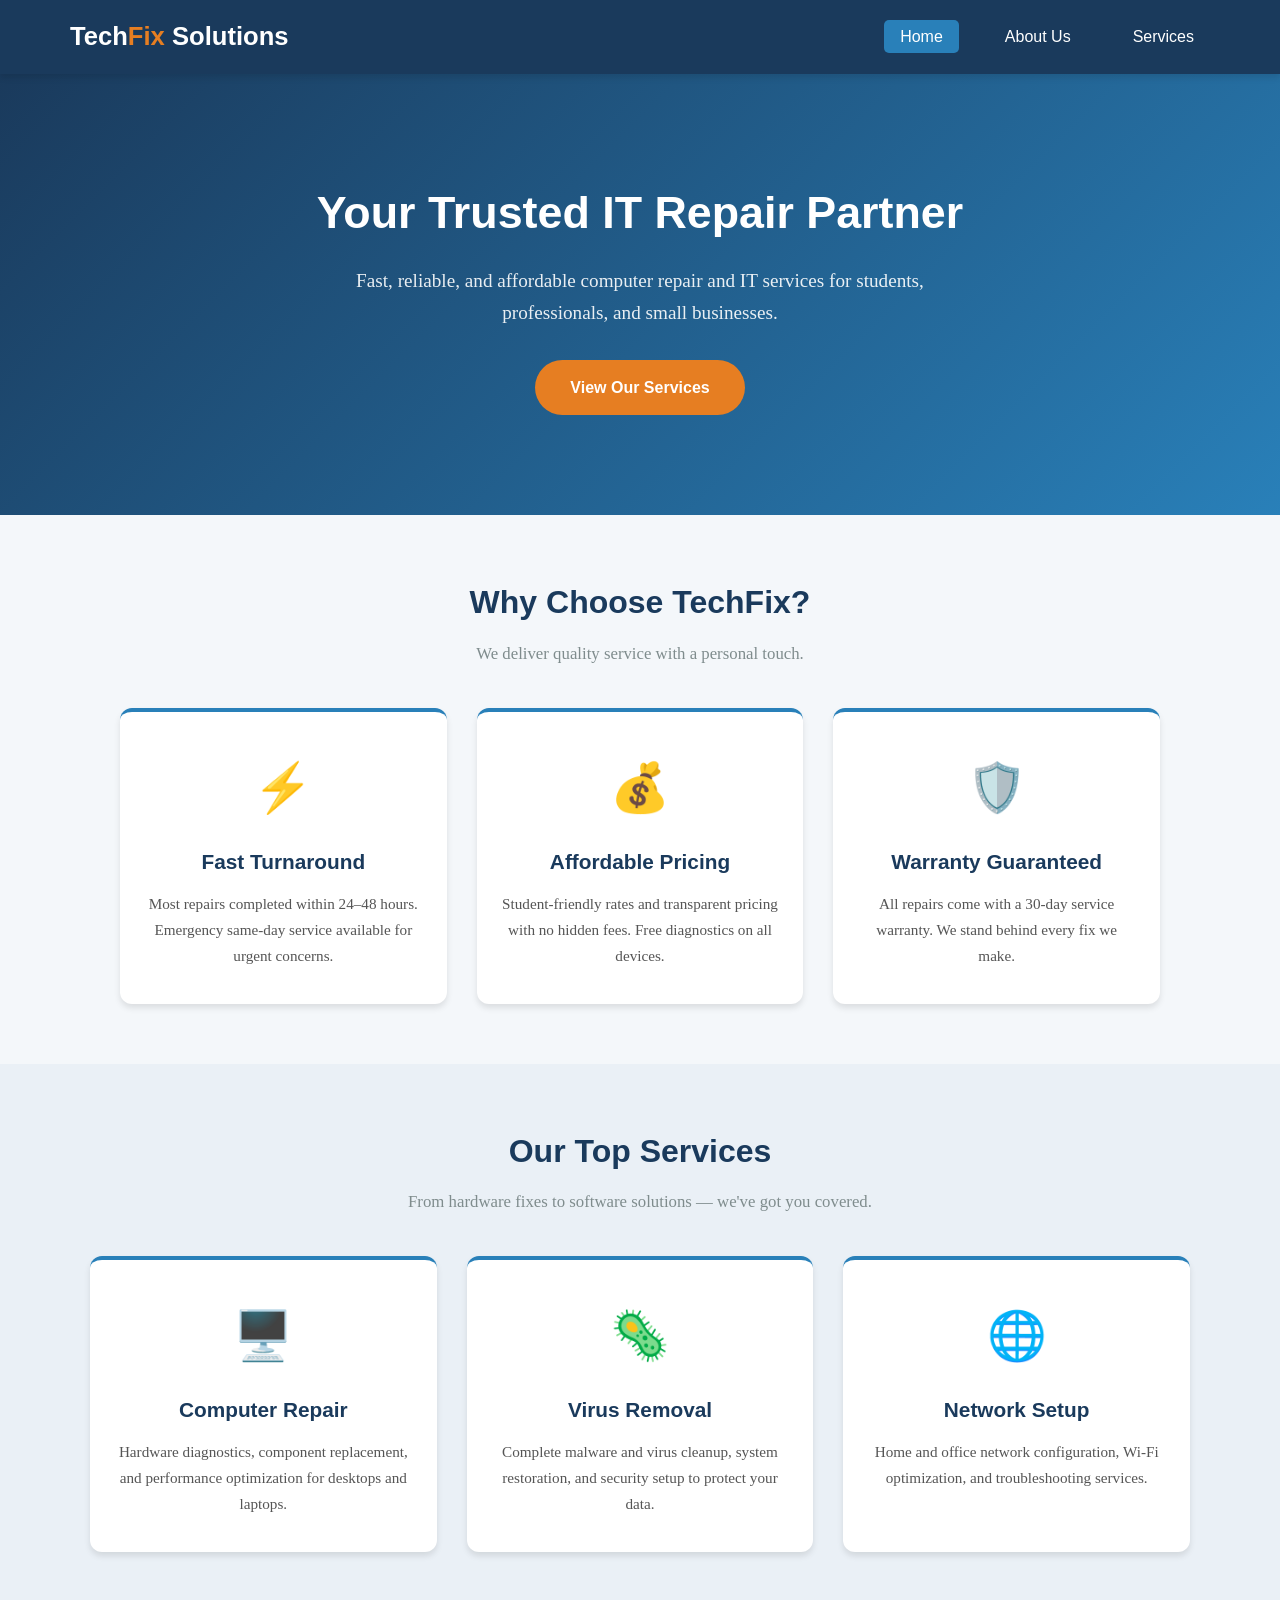
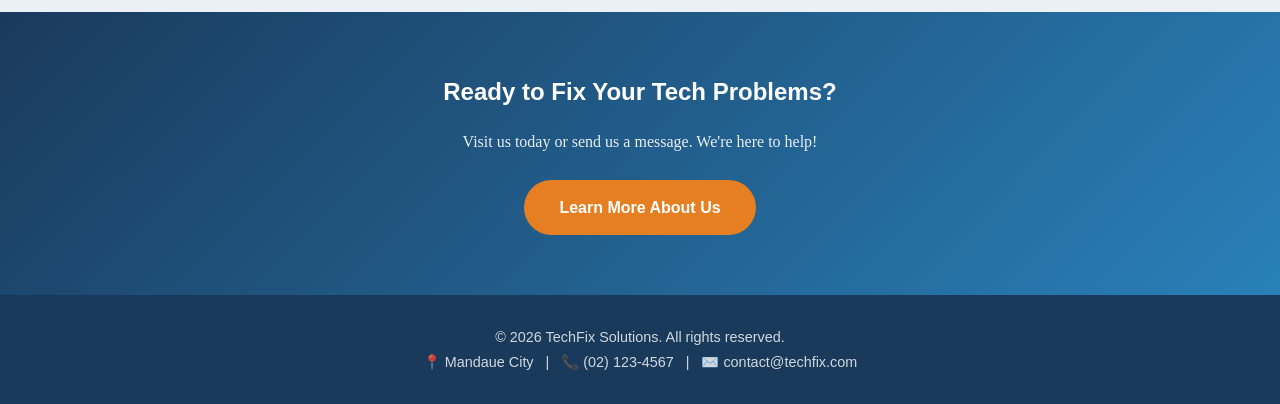
<file: Index.html>
<!DOCTYPE html>
<html lang="en">
<head>
    <meta charset="UTF-8">
    <meta name="viewport" content="width=device-width, initial-scale=1.0">
    <title>TechFix Solutions - Home</title>
    <link rel="stylesheet" href="style.css">
</head>
<body>

    <header>
        <nav>
            <div class="logo">
                <a href="index.html">Tech<span>Fix</span> Solutions</a>
            </div>
            <ul>
                <li><a href="index.html" class="active">Home</a></li>
                <li><a href="about.html">About Us</a></li>
                <li><a href="services.html">Services</a></li>
            </ul>
        </nav>
    </header>

    <section class="hero">
        <h1>Your Trusted IT Repair Partner</h1>
        <p>Fast, reliable, and affordable computer repair and IT services for students, professionals, and small businesses.</p>
        <a href="services.html" class="btn">View Our Services</a>
    </section>

    <section class="section">
        <h2>Why Choose TechFix?</h2>
        <p class="section-subtitle">We deliver quality service with a personal touch.</p>

        <div class="cards-grid">
            <div class="card">
                <div class="card-icon">⚡</div>
                <h3>Fast Turnaround</h3>
                <p>Most repairs completed within 24–48 hours. Emergency same-day service available for urgent concerns.</p>
            </div>
            <div class="card">
                <div class="card-icon">💰</div>
                <h3>Affordable Pricing</h3>
                <p>Student-friendly rates and transparent pricing with no hidden fees. Free diagnostics on all devices.</p>
            </div>
            <div class="card">
                <div class="card-icon">🛡️</div>
                <h3>Warranty Guaranteed</h3>
                <p>All repairs come with a 30-day service warranty. We stand behind every fix we make.</p>
            </div>
        </div>
    </section>

    <section class="section" style="background-color: #eaf0f6; max-width: 100%; padding: 60px 30px;">
        <div style="max-width: 1100px; margin: 0 auto;">
            <h2>Our Top Services</h2>
            <p class="section-subtitle">From hardware fixes to software solutions — we've got you covered.</p>

            <div class="cards-grid">
                <div class="card">
                    <div class="card-icon">🖥️</div>
                    <h3>Computer Repair</h3>
                    <p>Hardware diagnostics, component replacement, and performance optimization for desktops and laptops.</p>
                </div>
                <div class="card">
                    <div class="card-icon">🦠</div>
                    <h3>Virus Removal</h3>
                    <p>Complete malware and virus cleanup, system restoration, and security setup to protect your data.</p>
                </div>
                <div class="card">
                    <div class="card-icon">🌐</div>
                    <h3>Network Setup</h3>
                    <p>Home and office network configuration, Wi-Fi optimization, and troubleshooting services.</p>
                </div>
            </div>
        </div>
    </section>

    <section class="cta-section">
        <h2>Ready to Fix Your Tech Problems?</h2>
        <p>Visit us today or send us a message. We're here to help!</p>
        <a href="about.html" class="btn">Learn More About Us</a>
    </section>

    <footer>
        <p>&copy; 2026 TechFix Solutions. All rights reserved.</p>
        <p>📍 Mandaue City &nbsp; | &nbsp; 📞 (02) 123-4567 &nbsp; | &nbsp; ✉️ contact@techfix.com</p>
    </footer>

</body>
</html>
</file>
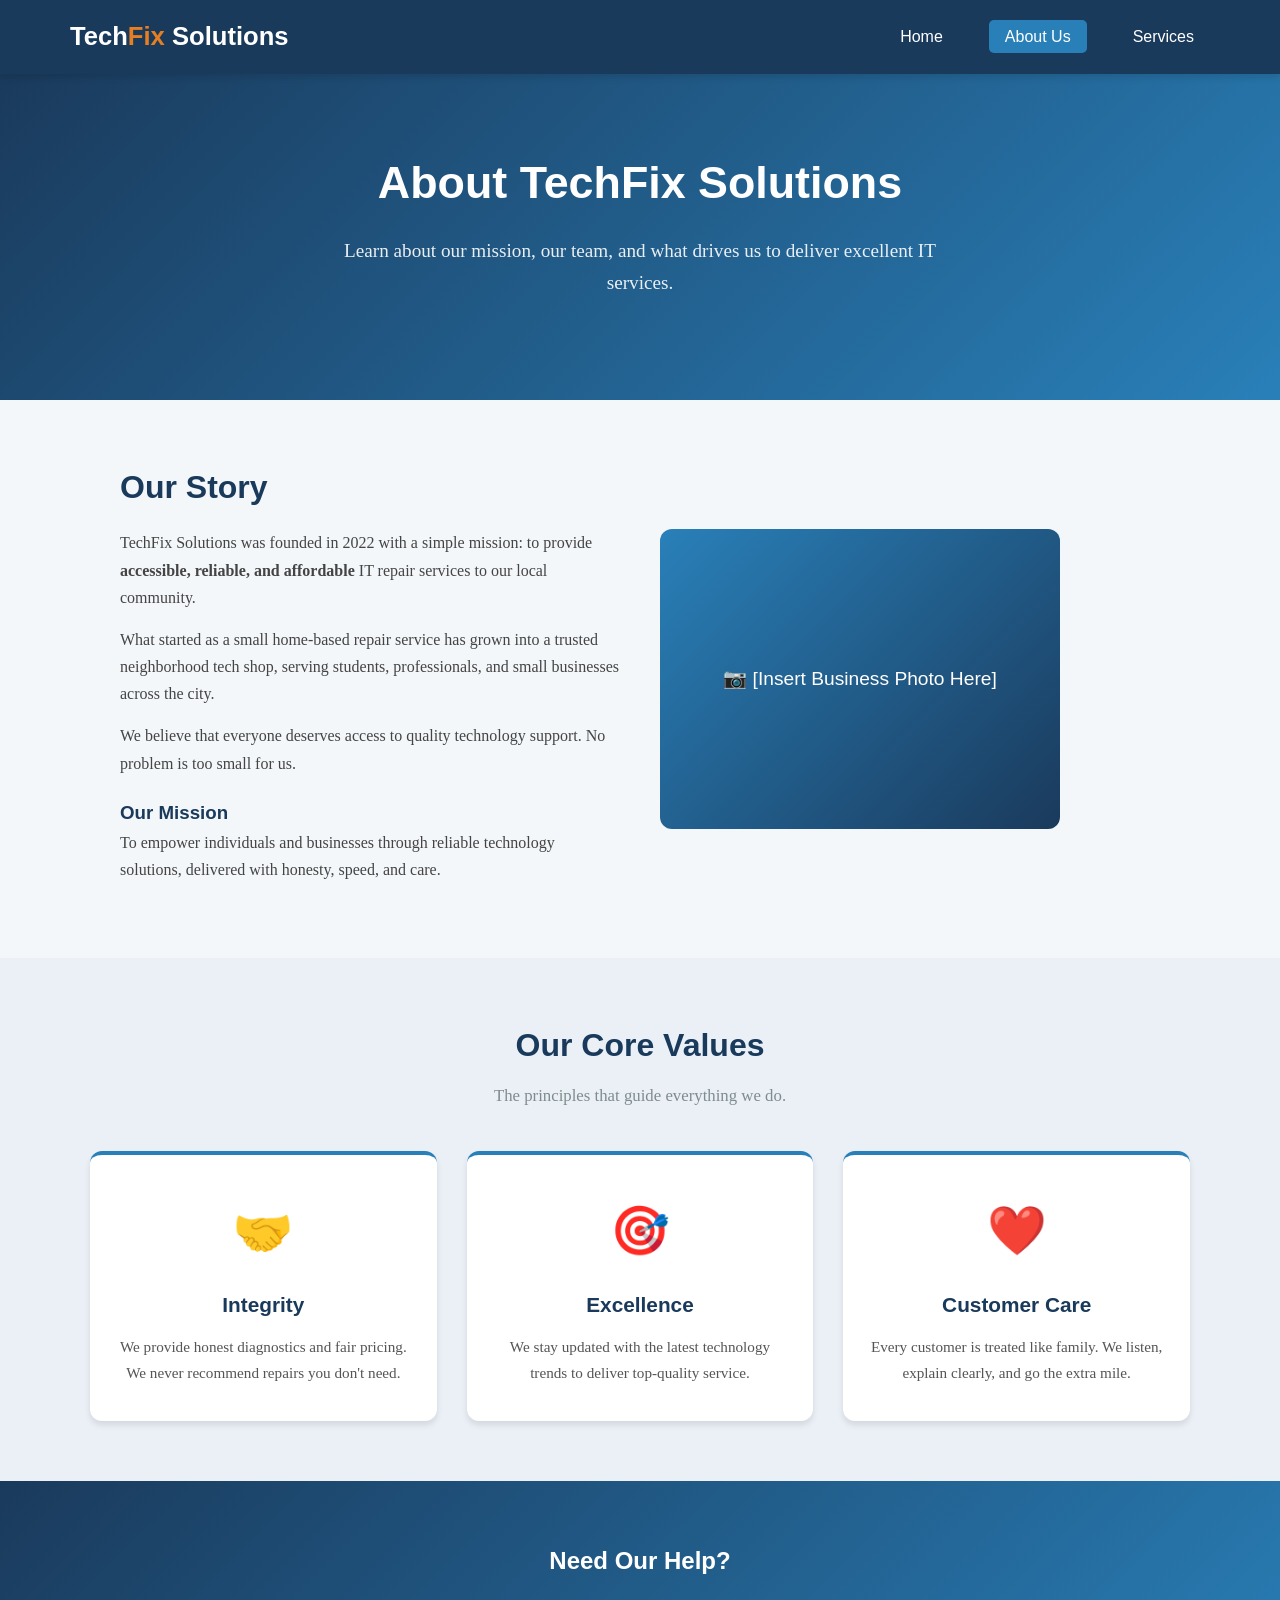
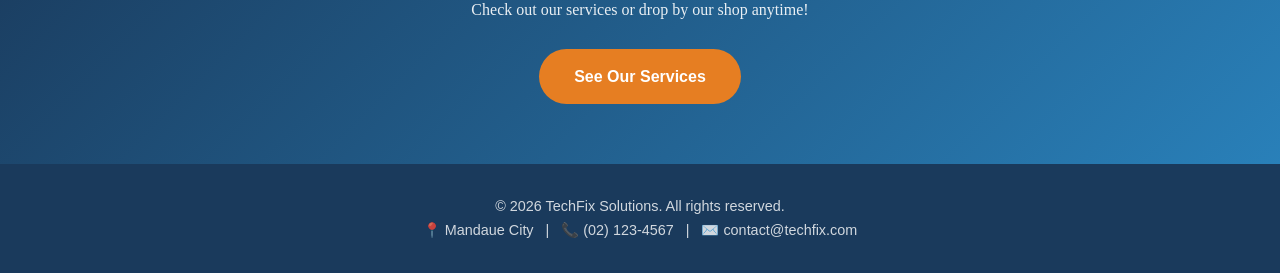
<file: About.html>
<!DOCTYPE html>
<html lang="en">
<head>
    <meta charset="UTF-8">
    <meta name="viewport" content="width=device-width, initial-scale=1.0">
    <title>TechFix Solutions - About Us</title>
    <link rel="stylesheet" href="style.css">
</head>
<body>

    <header>
        <nav>
            <div class="logo">
                <a href="index.html">Tech<span>Fix</span> Solutions</a>
            </div>
            <ul>
                <li><a href="index.html">Home</a></li>
                <li><a href="about.html" class="active">About Us</a></li>
                <li><a href="services.html">Services</a></li>
            </ul>
        </nav>
    </header>

    <section class="hero" style="padding: 70px 30px;">
        <h1>About TechFix Solutions</h1>
        <p>Learn about our mission, our team, and what drives us to deliver excellent IT services.</p>
    </section>

    <section class="section">
        <div class="about-content">
            <div class="about-text">
                <h2>Our Story</h2>
                <p>TechFix Solutions was founded in 2022 with a simple mission: to provide <strong>accessible, reliable, and affordable</strong> IT repair services to our local community.</p>
                <p>What started as a small home-based repair service has grown into a trusted neighborhood tech shop, serving students, professionals, and small businesses across the city.</p>
                <p>We believe that everyone deserves access to quality technology support. No problem is too small for us.</p>
                <h3 style="margin-top: 20px;">Our Mission</h3>
                <p>To empower individuals and businesses through reliable technology solutions, delivered with honesty, speed, and care.</p>
            </div>
            <div class="about-image">
                <div class="placeholder-img">📷 [Insert Business Photo Here]</div>
            </div>
        </div>
    </section>

    <section class="section" style="background-color: #eaf0f6; max-width: 100%; padding: 60px 30px;">
        <div style="max-width: 1100px; margin: 0 auto;">
            <h2>Our Core Values</h2>
            <p class="section-subtitle">The principles that guide everything we do.</p>
            <div class="cards-grid">
                <div class="card">
                    <div class="card-icon">🤝</div>
                    <h3>Integrity</h3>
                    <p>We provide honest diagnostics and fair pricing. We never recommend repairs you don't need.</p>
                </div>
                <div class="card">
                    <div class="card-icon">🎯</div>
                    <h3>Excellence</h3>
                    <p>We stay updated with the latest technology trends to deliver top-quality service.</p>
                </div>
                <div class="card">
                    <div class="card-icon">❤️</div>
                    <h3>Customer Care</h3>
                    <p>Every customer is treated like family. We listen, explain clearly, and go the extra mile.</p>
                </div>
            </div>
        </div>
    </section>

    <section class="cta-section">
        <h2>Need Our Help?</h2>
        <p>Check out our services or drop by our shop anytime!</p>
        <a href="services.html" class="btn">See Our Services</a>
    </section>

    <footer>
        <p>&copy; 2026 TechFix Solutions. All rights reserved.</p>
        <p>📍 Mandaue City &nbsp; | &nbsp; 📞 (02) 123-4567 &nbsp; | &nbsp; ✉️ contact@techfix.com</p>
    </footer>

</body>
</html>
</file>
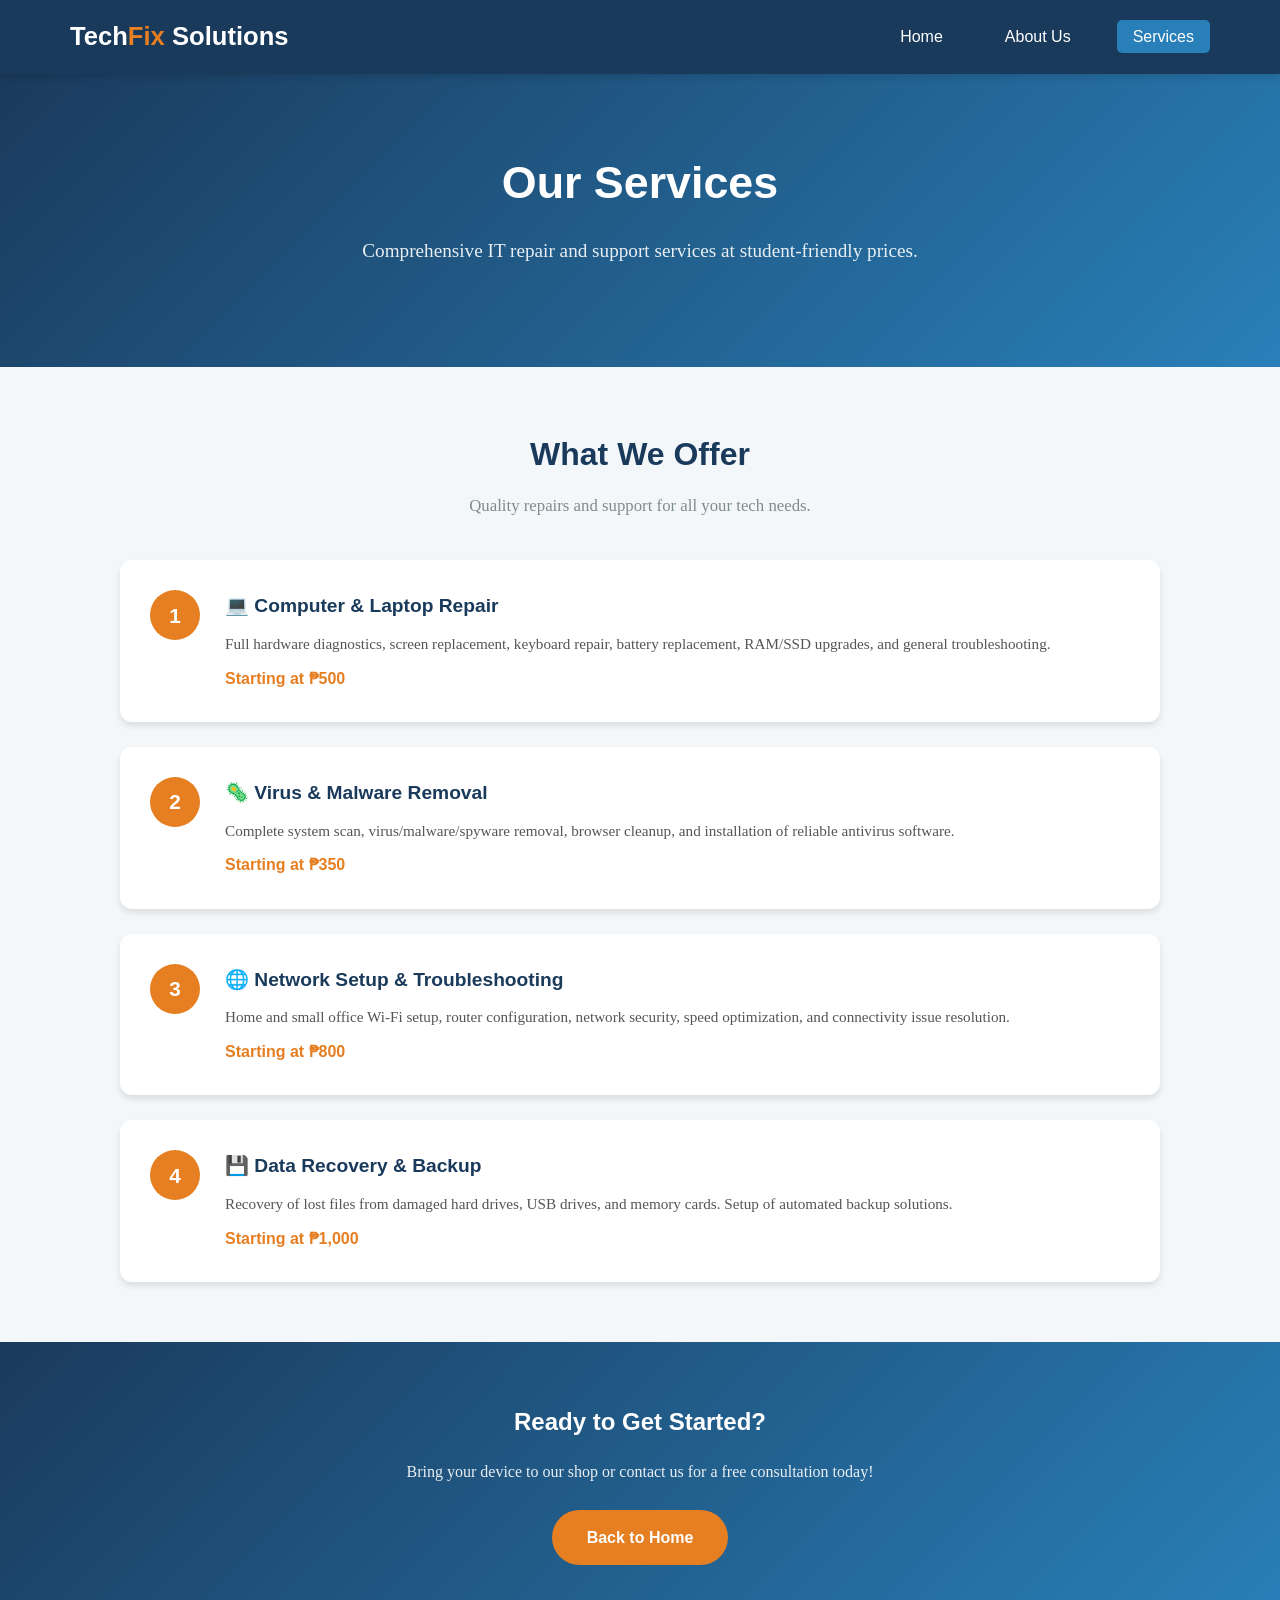
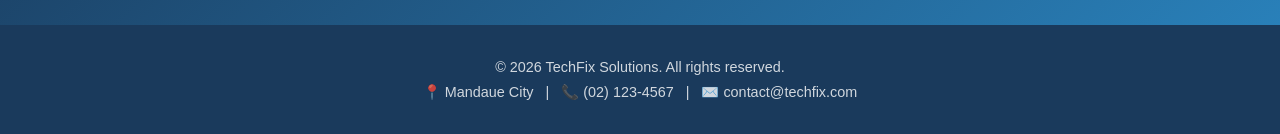
<file: services.html>
<!DOCTYPE html>
<html lang="en">
<head>
    <meta charset="UTF-8">
    <meta name="viewport" content="width=device-width, initial-scale=1.0">
    <title>TechFix Solutions - Services</title>
    <link rel="stylesheet" href="style.css">
</head>
<body>

    <header>
        <nav>
            <div class="logo">
                <a href="index.html">Tech<span>Fix</span> Solutions</a>
            </div>
            <ul>
                <li><a href="index.html">Home</a></li>
                <li><a href="about.html">About Us</a></li>
                <li><a href="services.html" class="active">Services</a></li>
            </ul>
        </nav>
    </header>

    <section class="hero" style="padding: 70px 30px;">
        <h1>Our Services</h1>
        <p>Comprehensive IT repair and support services at student-friendly prices.</p>
    </section>

    <section class="section">
        <h2>What We Offer</h2>
        <p class="section-subtitle">Quality repairs and support for all your tech needs.</p>

        <div class="service-list">
            <div class="service-item">
                <div class="service-number">1</div>
                <div class="service-details">
                    <h3>💻 Computer & Laptop Repair</h3>
                    <p>Full hardware diagnostics, screen replacement, keyboard repair, battery replacement, RAM/SSD upgrades, and general troubleshooting.</p>
                    <span class="service-price">Starting at ₱500</span>
                </div>
            </div>
            <div class="service-item">
                <div class="service-number">2</div>
                <div class="service-details">
                    <h3>🦠 Virus & Malware Removal</h3>
                    <p>Complete system scan, virus/malware/spyware removal, browser cleanup, and installation of reliable antivirus software.</p>
                    <span class="service-price">Starting at ₱350</span>
                </div>
            </div>
            <div class="service-item">
                <div class="service-number">3</div>
                <div class="service-details">
                    <h3>🌐 Network Setup & Troubleshooting</h3>
                    <p>Home and small office Wi-Fi setup, router configuration, network security, speed optimization, and connectivity issue resolution.</p>
                    <span class="service-price">Starting at ₱800</span>
                </div>
            </div>
            <div class="service-item">
                <div class="service-number">4</div>
                <div class="service-details">
                    <h3>💾 Data Recovery & Backup</h3>
                    <p>Recovery of lost files from damaged hard drives, USB drives, and memory cards. Setup of automated backup solutions.</p>
                    <span class="service-price">Starting at ₱1,000</span>
                </div>
            </div>
        </div>
    </section>

    <section class="cta-section">
        <h2>Ready to Get Started?</h2>
        <p>Bring your device to our shop or contact us for a free consultation today!</p>
        <a href="index.html" class="btn">Back to Home</a>
    </section>

    <footer>
        <p>&copy; 2026 TechFix Solutions. All rights reserved.</p>
        <p>📍 Mandaue City &nbsp; | &nbsp; 📞 (02) 123-4567 &nbsp; | &nbsp; ✉️ contact@techfix.com</p>
    </footer>

</body>
</html>
</file>
<file: style.css>
:root {
    --primary-color: #1a3a5c;
    --secondary-color: #2980b9;
    --accent-color: #e67e22;
    --light-bg: #f4f7fa;
    --text-dark: #2c3e50;
    --text-light: #ffffff;
    --font-heading: 'Segoe UI', Tahoma, Geneva, Verdana, sans-serif;
    --font-body: 'Georgia', serif;
    --shadow: 0 4px 6px rgba(0, 0, 0, 0.1);
    --transition: all 0.3s ease;
}

* { margin: 0; padding: 0; box-sizing: border-box; }
body { font-family: var(--font-body); color: var(--text-dark); background-color: var(--light-bg); line-height: 1.7; }
h1, h2, h3, h4 { font-family: var(--font-heading); color: var(--primary-color); }
a { text-decoration: none; color: inherit; }
img { max-width: 100%; height: auto; }

header { background-color: var(--primary-color); padding: 0; position: sticky; top: 0; z-index: 1000; box-shadow: var(--shadow); }
nav { max-width: 1200px; margin: 0 auto; display: flex; justify-content: space-between; align-items: center; padding: 15px 30px; }
.logo { font-family: var(--font-heading); font-size: 1.6rem; font-weight: bold; color: var(--text-light); }
.logo span { color: var(--accent-color); }
.logo a { text-decoration: none; color: var(--text-light); transition: var(--transition); }
.logo a:hover { opacity: 0.8; }
nav ul { list-style: none; display: flex; gap: 30px; }
nav ul li a { color: var(--text-light); font-family: var(--font-heading); font-size: 1rem; padding: 8px 16px; border-radius: 5px; transition: var(--transition); }
nav ul li a:hover, nav ul li a.active { background-color: var(--secondary-color); color: var(--text-light); }

.hero { background: linear-gradient(135deg, var(--primary-color), var(--secondary-color)); color: var(--text-light); text-align: center; padding: 100px 30px; }
.hero h1 { font-size: 2.8rem; color: var(--text-light); margin-bottom: 15px; }
.hero p { font-size: 1.2rem; max-width: 600px; margin: 0 auto 30px; opacity: 0.9; }
.btn { display: inline-block; background-color: var(--accent-color); color: var(--text-light); padding: 14px 35px; border-radius: 30px; font-family: var(--font-heading); font-size: 1rem; font-weight: bold; transition: var(--transition); border: none; cursor: pointer; }
.btn:hover { background-color: #d35400; transform: translateY(-2px); box-shadow: 0 6px 12px rgba(0, 0, 0, 0.2); }

.section { max-width: 1100px; margin: 0 auto; padding: 60px 30px; }
.section h2 { text-align: center; font-size: 2rem; margin-bottom: 10px; }
.section-subtitle { text-align: center; color: #7f8c8d; margin-bottom: 40px; font-size: 1.05rem; }

.cards-grid { display: grid; grid-template-columns: repeat(auto-fit, minmax(280px, 1fr)); gap: 30px; margin-top: 30px; }
.card { background: var(--text-light); border-radius: 12px; padding: 35px 25px; text-align: center; box-shadow: var(--shadow); transition: var(--transition); border-top: 4px solid var(--secondary-color); }
.card:hover { transform: translateY(-8px); box-shadow: 0 10px 25px rgba(0, 0, 0, 0.15); }
.card-icon { font-size: 3rem; margin-bottom: 15px; }
.card h3 { margin-bottom: 12px; font-size: 1.3rem; }
.card p { color: #555; font-size: 0.95rem; }

.about-content { display: flex; gap: 40px; align-items: center; flex-wrap: wrap; }
.about-text { flex: 1; min-width: 300px; }
.about-text h2 { text-align: left; margin-bottom: 15px; }
.about-text p { margin-bottom: 15px; color: #444; }
.about-image { flex: 1; min-width: 300px; text-align: center; }
.about-image .placeholder-img { width: 100%; max-width: 400px; height: 300px; background: linear-gradient(135deg, var(--secondary-color), var(--primary-color)); border-radius: 12px; display: flex; align-items: center; justify-content: center; color: white; font-size: 1.2rem; font-family: var(--font-heading); }

.service-list { display: flex; flex-direction: column; gap: 25px; }
.service-item { display: flex; gap: 25px; background: var(--text-light); padding: 30px; border-radius: 12px; box-shadow: var(--shadow); align-items: flex-start; transition: var(--transition); }
.service-item:hover { box-shadow: 0 8px 20px rgba(0, 0, 0, 0.12); }
.service-number { background: var(--accent-color); color: white; width: 50px; height: 50px; border-radius: 50%; display: flex; align-items: center; justify-content: center; font-family: var(--font-heading); font-size: 1.3rem; font-weight: bold; flex-shrink: 0; }
.service-details h3 { margin-bottom: 8px; font-size: 1.2rem; }
.service-details p { color: #555; font-size: 0.95rem; margin-bottom: 8px; }
.service-price { color: var(--accent-color); font-weight: bold; font-family: var(--font-heading); }

.cta-section { background: linear-gradient(135deg, var(--primary-color), var(--secondary-color)); color: var(--text-light); text-align: center; padding: 60px 30px; }
.cta-section h2 { color: var(--text-light); margin-bottom: 15px; }
.cta-section p { margin-bottom: 25px; opacity: 0.9; }

footer { background-color: var(--primary-color); color: var(--text-light); text-align: center; padding: 30px; font-family: var(--font-heading); font-size: 0.9rem; }
footer p { opacity: 0.8; }

@media (max-width: 992px) {
    .hero h1 {
        font-size: 2.4rem;
    }
    .section {
        padding: 50px 20px;
    }
}
@media (max-width: 768px) {
    
    /* 1. Fix Navigation for small screens */
    nav {
        flex-direction: column;
        gap: 15px;
        padding: 15px;
    }
    nav ul {
        gap: 10px;
        flex-wrap: wrap;
        justify-content: center;
    }
    nav ul li a {
        font-size: 0.9rem;
        padding: 6px 12px;
    }
    .hero {
        padding: 60px 20px;
    }
    .hero h1 {
        font-size: 2rem;
    }
    .hero p {
        font-size: 1rem;
    }
    .section h2 {
        font-size: 1.6rem;
    }

    /* 3. Reduce side padding so content isn't squished */
    .section {
        padding: 40px 20px;
    }

    /* 4. Stack the "About Us" text and image vertically */
    .about-content {
        flex-direction: column;
        text-align: center;
    }
    .about-text h2 {
        text-align: center;
    }

    .service-item {
        flex-direction: column;
        align-items: center;
        text-align: center;
    }
    .service-number {
        margin-bottom: 10px;
    }
}

@media (max-width: 480px) {
    .hero h1 {
        font-size: 1.6rem;
    }
    .cards-grid {
        grid-template-columns: 1fr; /* Force 1 column on tiny screens */
    }
    .team-grid {
        grid-template-columns: 1fr;
    }
}
</file>
